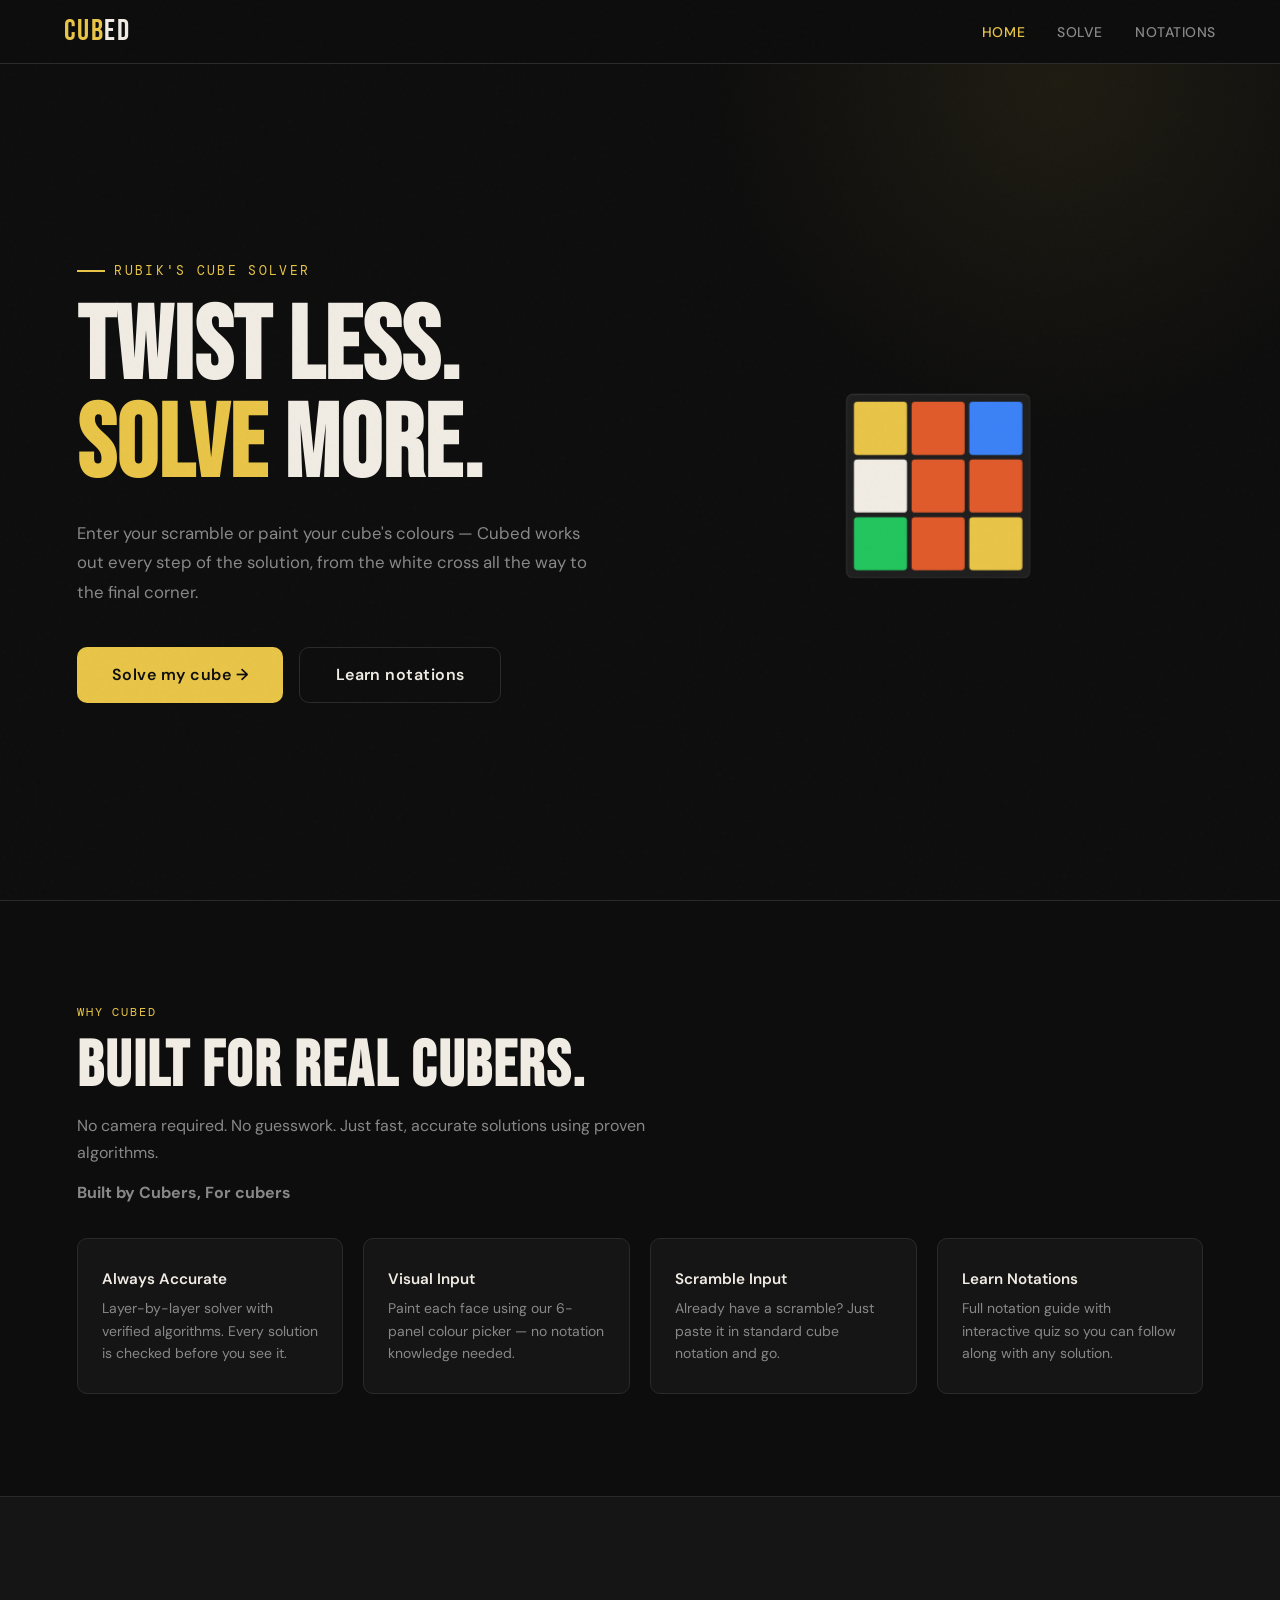
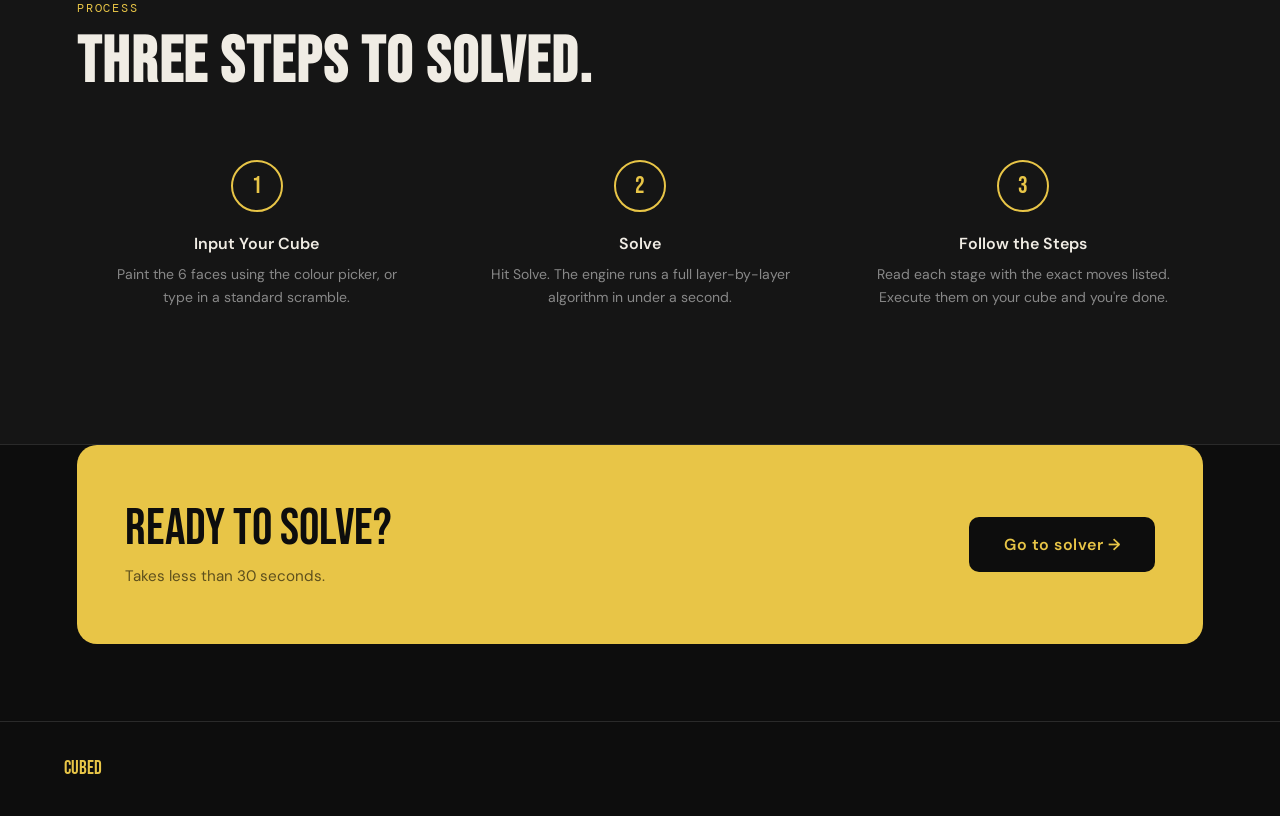
<file: index.html>
<!DOCTYPE html>
<html lang="en">
<head>
  <meta charset="UTF-8" />
  <meta name="viewport" content="width=device-width, initial-scale=1.0" />
  <title>Cubed — Rubik's Cube Solver</title>
  <link rel="stylesheet" href="style.css" />
  <style>
    /* ── HOME-SPECIFIC ─────────────────────────────────────── */
    .hero {
      min-height: calc(100vh - 64px);
      display: grid;
      grid-template-columns: 1fr 1fr;
      align-items: center;
      gap: 4rem;
      padding: clamp(3rem, 8vw, 6rem) clamp(1.5rem, 6vw, 5rem);
      position: relative;
      overflow: hidden;
    }
    .hero::before {
      content: '';
      position: absolute;
      top: -40%; right: -10%;
      width: 700px; height: 700px;
      background: radial-gradient(circle, rgba(232,197,71,.08) 0%, transparent 70%);
      pointer-events: none;
    }
    .hero-eyebrow {
      font-family: var(--font-mono); font-size: .8rem;
      letter-spacing: .18em; text-transform: uppercase;
      color: var(--accent); margin-bottom: 1.2rem;
      display: flex; align-items: center; gap: .6rem;
    }
    .hero-eyebrow::before {
      content: ''; display: inline-block;
      width: 28px; height: 2px; background: var(--accent);
    }
    .hero-title {
      font-family: var(--font-display);
      font-size: clamp(3.5rem, 8vw, 7rem);
      line-height: .95; letter-spacing: .01em;
      margin-bottom: 1.5rem;
    }
    .hero-title em { color: var(--accent); font-style: normal; }
    .hero-sub {
      color: var(--muted); font-size: 1.05rem;
      line-height: 1.75; max-width: 46ch;
      margin-bottom: 2.5rem;
    }
    .hero-cta { display: flex; gap: 1rem; flex-wrap: wrap; }

    /* Cube illustration */
    .hero-visual {
      display: flex; justify-content: center; align-items: center;
    }
    .cube-3d {
      width: 260px; height: 260px;
      position: relative;
      transform-style: preserve-3d;
      animation: rotateCube 12s linear infinite;
    }
    @keyframes rotateCube {
      0%   { transform: rotateX(-20deg) rotateY(0deg); }
      100% { transform: rotateX(-20deg) rotateY(360deg); }
    }
    .cube-3d .c-face {
      position: absolute;
      width: 160px; height: 160px;
      display: grid; grid-template-columns: repeat(3,1fr);
      gap: 4px; padding: 6px;
      background: #1e1e1e;
      border: 1.5px solid rgba(255,255,255,.08);
      border-radius: 6px;
      backface-visibility: hidden;
    }
    .cube-3d .c-face.top    { transform: rotateX(90deg) translateZ(80px); }
    .cube-3d .c-face.front  { transform: translateZ(80px); }
    .cube-3d .c-face.right  { transform: rotateY(90deg) translateZ(80px); }
    .cube-3d .c-face span {
      border-radius: 3px;
      display: block;
    }
    /* Centering all 3 faces */
    .cube-3d { left: 50%; top: 50%; margin-left:-80px; margin-top:-80px; }
    .cube-3d-wrap {
      width:260px; height:260px;
      perspective: 600px; perspective-origin: 50% 40%;
      position: relative;
    }

    /* Feature grid */
    .features-grid {
      display: grid;
      grid-template-columns: repeat(auto-fit, minmax(220px, 1fr));
      gap: 1.25rem;
    }
    .feature-card {
      background: var(--surface);
      border: 1px solid var(--border);
      border-radius: var(--radius);
      padding: 1.75rem 1.5rem;
      transition: border-color .2s, transform .2s;
    }
    .feature-card:hover { border-color: var(--accent); transform: translateY(-3px); }
    .feature-icon {
      font-size: 1.8rem; margin-bottom: 1rem;
      display: block;
    }
    .feature-title {
      font-weight: 600; margin-bottom: .4rem; font-size: .95rem;
    }
    .feature-desc { color: var(--muted); font-size: .875rem; line-height: 1.6; }

    /* How it works */
    .steps-row {
      display: grid;
      grid-template-columns: repeat(auto-fit, minmax(200px, 1fr));
      gap: 1.5rem;
      position: relative;
    }
    .step-card {
      text-align: center; padding: 2rem 1.5rem;
    }
    .step-num {
      width: 52px; height: 52px;
      border: 2px solid var(--accent);
      border-radius: 50%;
      display: flex; align-items: center; justify-content: center;
      font-family: var(--font-display); font-size: 1.5rem;
      color: var(--accent); margin: 0 auto 1.2rem;
    }
    .step-title { font-weight: 600; margin-bottom: .4rem; }
    .step-desc { color: var(--muted); font-size: .875rem; line-height: 1.65; }

    /* Banner */
    .cta-banner {
      margin: 0 clamp(1.5rem, 6vw, 5rem) clamp(3rem, 6vw, 5rem);
      background: var(--accent);
      border-radius: calc(var(--radius)*2);
      padding: 3.5rem 3rem;
      display: flex; align-items: center; justify-content: space-between;
      gap: 2rem; flex-wrap: wrap;
    }
    .cta-banner-title {
      font-family: var(--font-display);
      font-size: clamp(2rem, 4vw, 3.2rem);
      color: #0d0d0d; line-height: 1.1;
    }
    .cta-banner-sub { color: rgba(0,0,0,.6); margin-top: .4rem; font-size: .95rem; }
    .btn-dark { background: #0d0d0d; color: var(--accent); }
    .btn-dark:hover { background: #1e1e1e; }

    @media (max-width: 820px) {
      .hero { grid-template-columns: 1fr; min-height: auto; }
      .hero-visual { display: none; }
    }
    /* Update the existing face styles */
.cube-3d .c-face.top    { transform: rotateX(90deg) translateZ(80px); }
.cube-3d .c-face.front  { transform: translateZ(80px); }
.cube-3d .c-face.right  { transform: rotateY(90deg) translateZ(80px); }

/* Add these new lines for the remaining 3 sides */
.cube-3d .c-face.bottom { transform: rotateX(-90deg) translateZ(80px); }
.cube-3d .c-face.back   { transform: rotateY(180deg) translateZ(80px); }
.cube-3d .c-face.left   { transform: rotateY(-90deg) translateZ(80px); }
  </style>
</head>
<body>

<!-- NAV -->
<nav class="nav">
  <a href="index.html" class="nav-logo">CUB<span>ED</span></a>
  <ul class="nav-links">
    <li><a href="index.html" class="active">Home</a></li>
    <li><a href="solver.html">Solve</a></li>
    <li><a href="notations.html">Notations</a></li>
  </ul>
  <button class="nav-hamburger" aria-label="Menu">
    <span></span><span></span><span></span>
  </button>
</nav>

<!-- HERO -->
<section class="hero">
  <div class="hero-copy">
    <div class="hero-eyebrow">Rubik's Cube Solver</div>
    <h1 class="hero-title">Twist Less.<br><em>Solve</em> More.</h1>
    <p class="hero-sub">
      Enter your scramble or paint your cube's colours — Cubed works out every step of the solution, from the white cross all the way to the final corner.
    </p>
    <div class="hero-cta">
      <a href="solver.html" class="btn btn-primary btn-lg">Solve my cube →</a>
      <a href="notations.html" class="btn btn-ghost btn-lg">Learn notations</a>
    </div>
  </div>

  <div class="hero-visual">
    <div class="cube-3d-wrap">
      <div class="cube-3d">
        <!-- Top face -->
        <div class="c-face top">
          <span style="background:#f0ece4"></span><span style="background:#e8c547"></span><span style="background:#f0ece4"></span>
          <span style="background:#3b82f6"></span><span style="background:#f0ece4"></span><span style="background:#22c55e"></span>
          <span style="background:#f0ece4"></span><span style="background:#e05a2b"></span><span style="background:#f0ece4"></span>
        </div>
        <!-- Front face -->
        <div class="c-face front">
          <span style="background:#e8c547"></span><span style="background:#e05a2b"></span><span style="background:#3b82f6"></span>
          <span style="background:#f0ece4"></span><span style="background:#e05a2b"></span><span style="background:#e05a2b"></span>
          <span style="background:#22c55e"></span><span style="background:#e05a2b"></span><span style="background:#e8c547"></span>
        </div>
        <!-- Right face -->
        <div class="c-face right">
          <span style="background:#22c55e"></span><span style="background:#22c55e"></span><span style="background:#e8c547"></span>
          <span style="background:#e05a2b"></span><span style="background:#22c55e"></span><span style="background:#f0ece4"></span>
          <span style="background:#22c55e"></span><span style="background:#3b82f6"></span><span style="background:#22c55e"></span>
        </div>
        <div class="c-face bottom">
  <span style="background:#e8c547"></span><span style="background:#e8c547"></span><span style="background:#f0ece4"></span>
  <span style="background:#f0ece4"></span><span style="background:#e8c547"></span><span style="background:#e8c547"></span>
  <span style="background:#e8c547"></span><span style="background:#3b82f6"></span><span style="background:#e8c547"></span>
</div>
<div class="c-face back">
  <span style="background:#e03b2b"></span><span style="background:#e03b2b"></span><span style="background:#f0ece4"></span>
  <span style="background:#e03b2b"></span><span style="background:#e03b2b"></span><span style="background:#e03b2b"></span>
  <span style="background:#e8c547"></span><span style="background:#e03b2b"></span><span style="background:#e03b2b"></span>
</div>
<div class="c-face left">
  <span style="background:#3b82f6"></span><span style="background:#e05a2b"></span><span style="background:#3b82f6"></span>
  <span style="background:#3b82f6"></span><span style="background:#3b82f6"></span><span style="background:#f0ece4"></span>
  <span style="background:#e05a2b"></span><span style="background:#3b82f6"></span><span style="background:#3b82f6"></span>
</div>
      </div>
    </div>
  </div>
</section>

<!-- FEATURES -->
<section class="section" style="border-top:1px solid var(--border)">
  <div class="section-label">Why Cubed</div>
  <h2 class="section-title">Built for real cubers.</h2>
  <p class="section-sub">No camera required. No guesswork. Just fast, accurate solutions using proven algorithms.</p>
  <p class="section-sub"><strong>Built by Cubers, For cubers</strong></p>
  <div class="features-grid mt-4">
    <div class="feature-card">
      <div class="feature-title">Always Accurate</div>
      <div class="feature-desc">Layer-by-layer solver with verified algorithms. Every solution is checked before you see it.</div>
    </div>
    <div class="feature-card">
      <div class="feature-title">Visual Input</div>
      <div class="feature-desc">Paint each face using our 6-panel colour picker — no notation knowledge needed.</div>
    </div>
    <div class="feature-card">
      <div class="feature-title">Scramble Input</div>
      <div class="feature-desc">Already have a scramble? Just paste it in standard cube notation and go.</div>
    </div>
    <div class="feature-card">
      <div class="feature-title">Learn Notations</div>
      <div class="feature-desc">Full notation guide with interactive quiz so you can follow along with any solution.</div>
    </div>
  </div>
</section>

<!-- Instructions -->
<section class="section" style="background:var(--surface); border-top:1px solid var(--border); border-bottom:1px solid var(--border);">
  <div class="section-label">Process</div>
  <h2 class="section-title">Three steps to solved.</h2>
  <div class="steps-row mt-4">
    <div class="step-card">
      <div class="step-num">1</div>
      <div class="step-title">Input Your Cube</div>
      <div class="step-desc">Paint the 6 faces using the colour picker, or type in a standard scramble.</div>
    </div>
    <div class="step-card">
      <div class="step-num">2</div>
      <div class="step-title">Solve</div>
      <div class="step-desc">Hit Solve. The engine runs a full layer-by-layer algorithm in under a second.</div>
    </div>
    <div class="step-card">
      <div class="step-num">3</div>
      <div class="step-title">Follow the Steps</div>
      <div class="step-desc">Read each stage with the exact moves listed. Execute them on your cube and you're done.</div>
    </div>
  </div>
</section>

<!-- Call to Action -->
<div class="cta-banner">
  <div>
    <div class="cta-banner-title">Ready to solve?</div>
    <div class="cta-banner-sub">Takes less than 30 seconds.</div>
  </div>
  <a href="solver.html" class="btn btn-dark btn-lg">Go to solver →</a>
</div>

<footer class="footer">
  <span class="footer-logo">CUBED</span>
</footer>

<script>
  document.querySelector('.nav-hamburger')?.addEventListener('click', () => {
    document.querySelector('.nav-links').classList.toggle('open');
  });
</script>
</body>
</html>
</file>
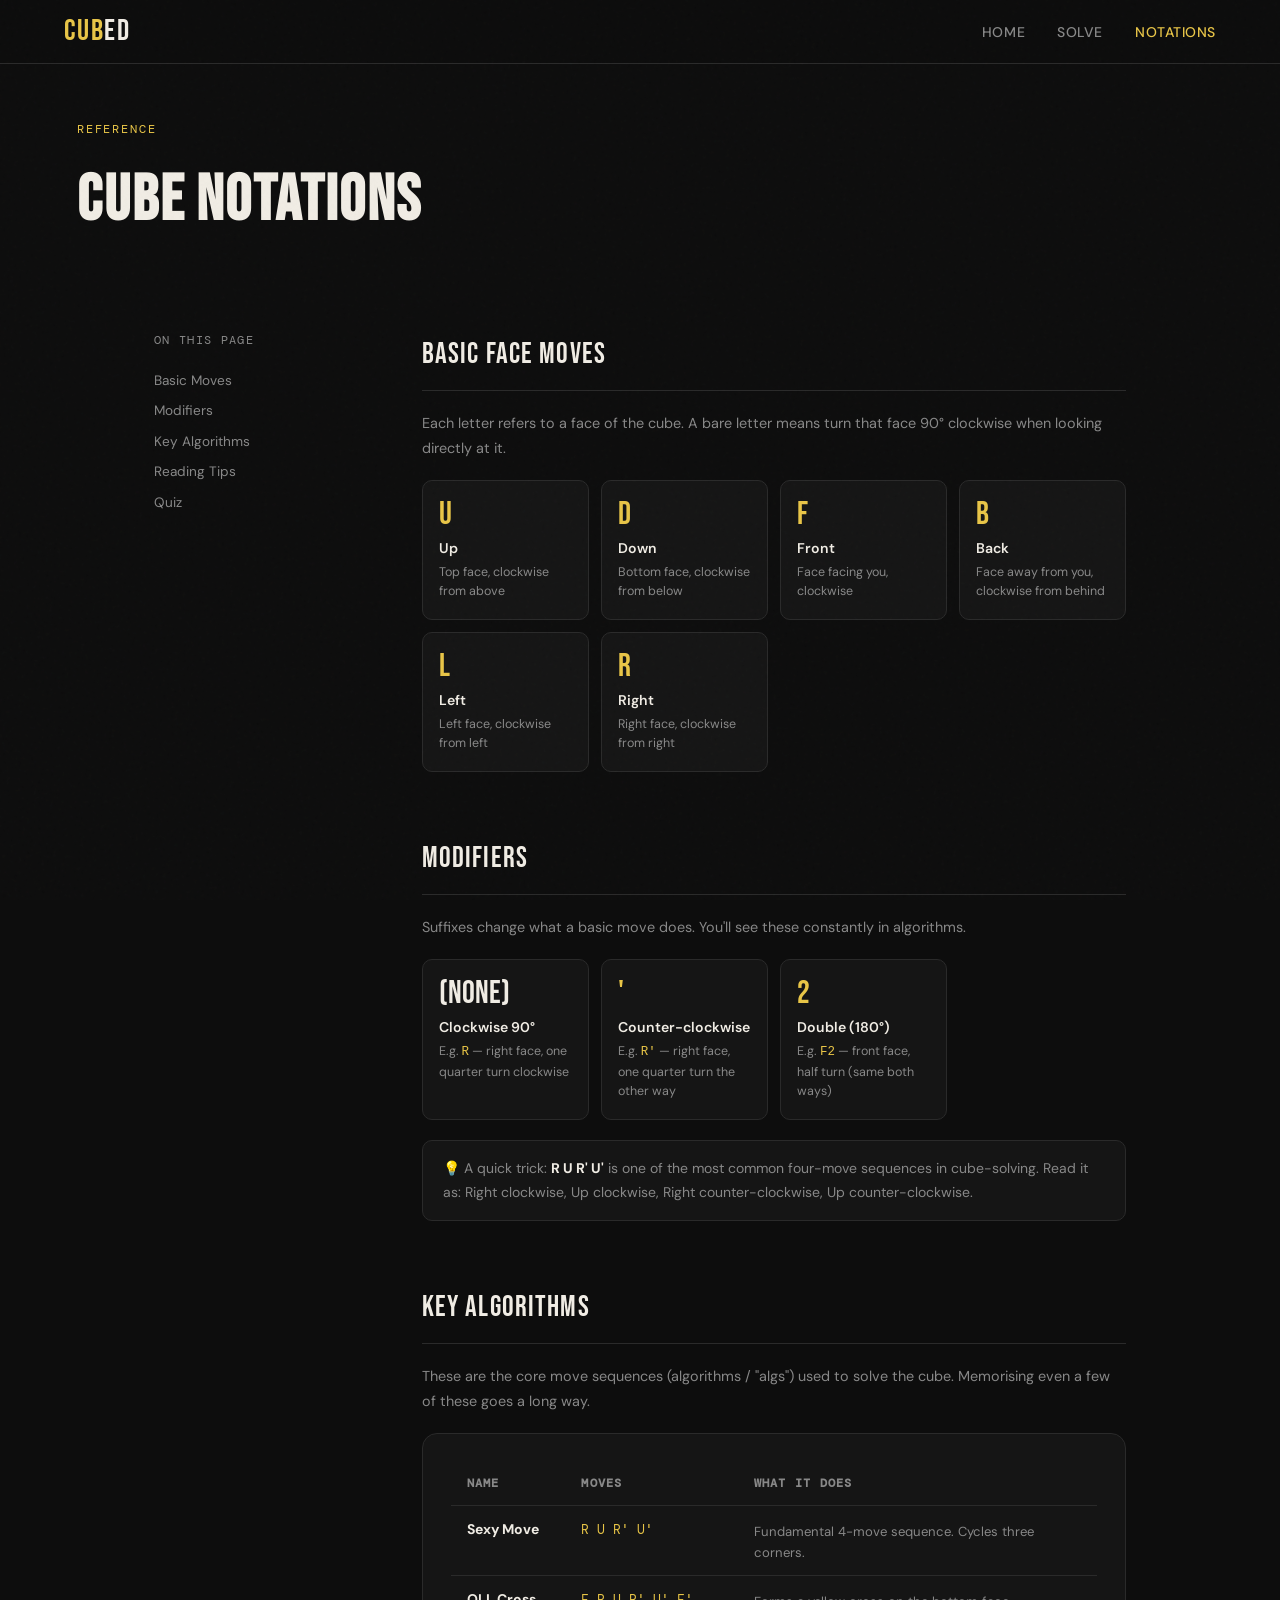
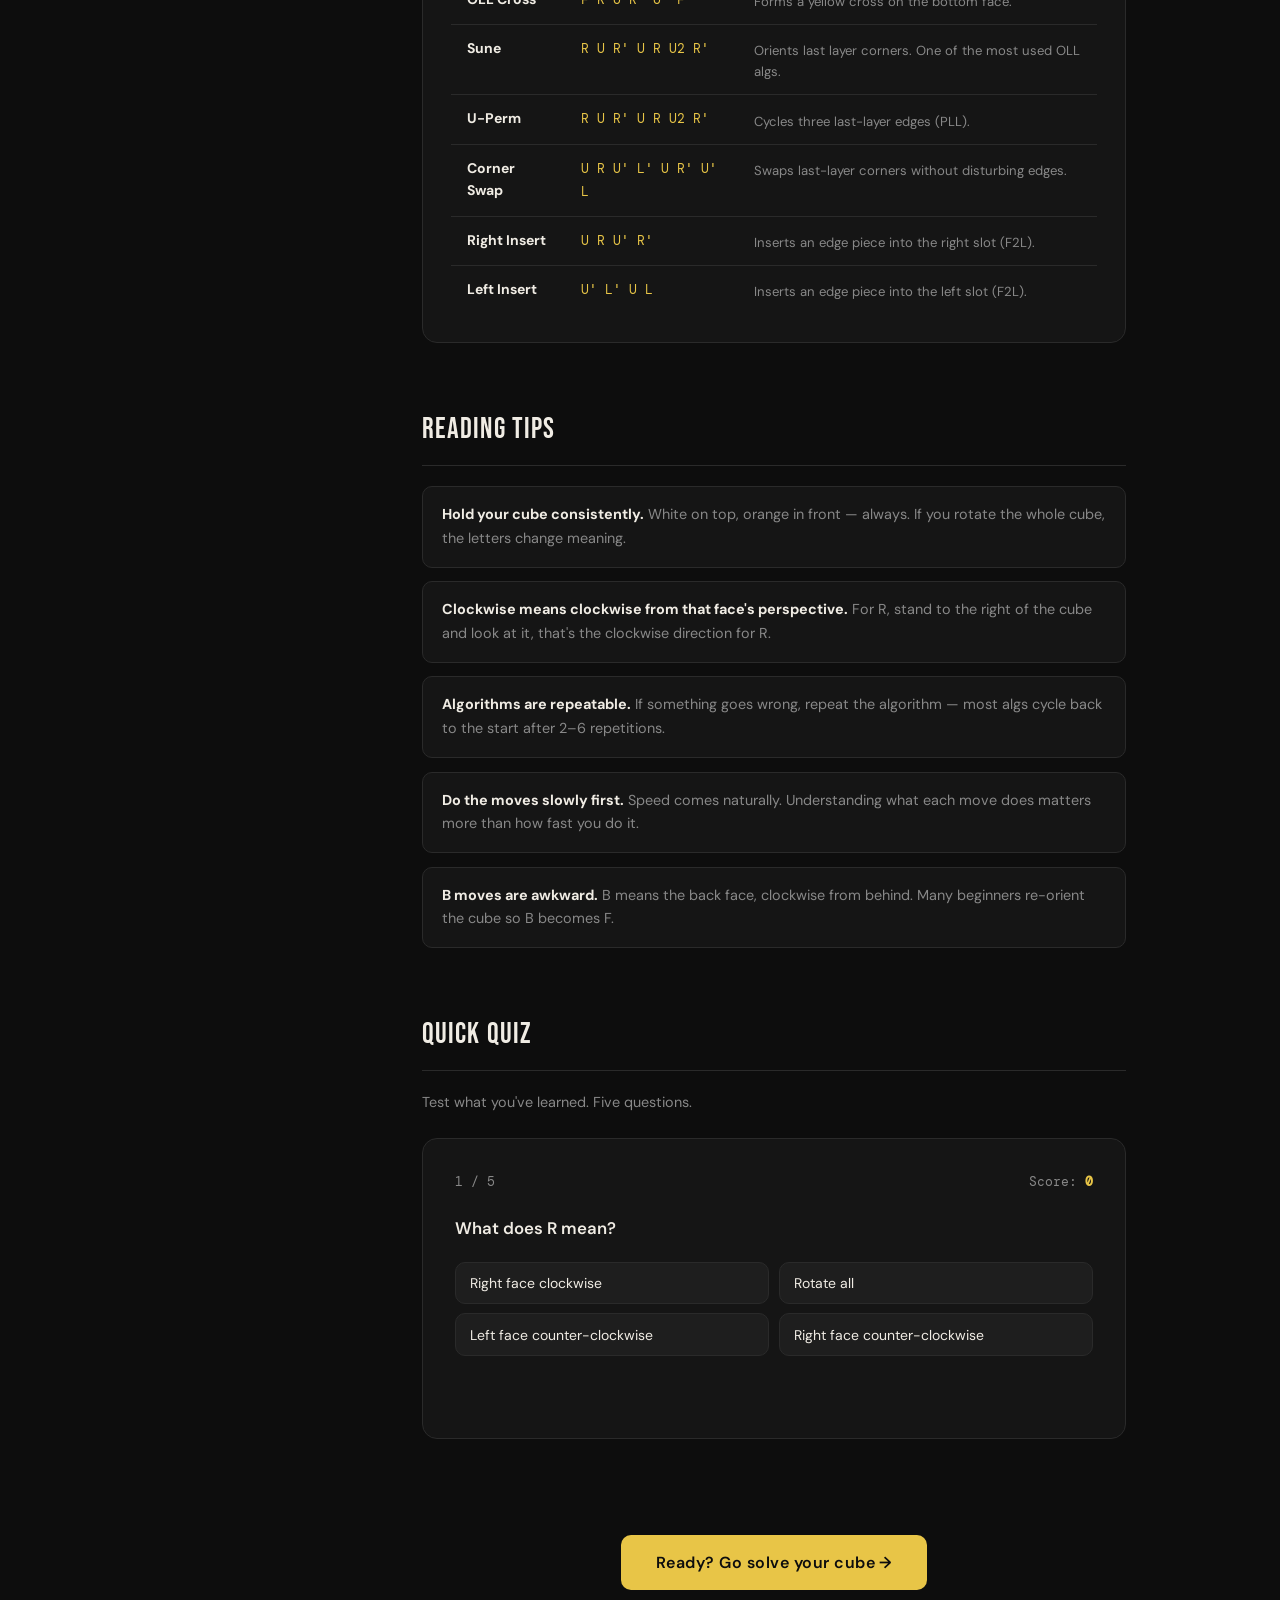
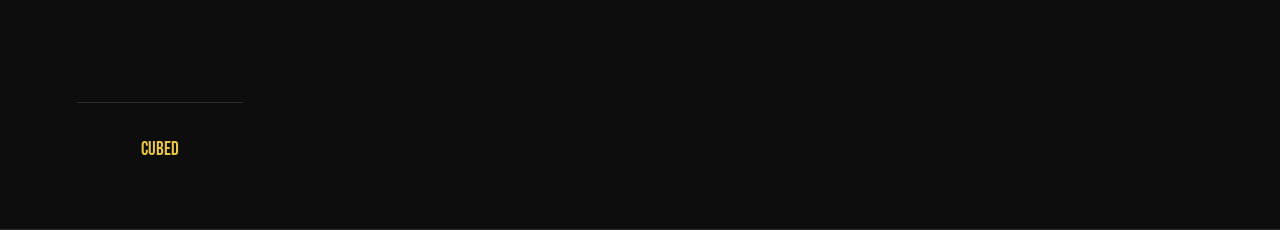
<file: notations.html>
<!DOCTYPE html>
<html lang="en">
<head>
  <meta charset="UTF-8" />
  <meta name="viewport" content="width=device-width, initial-scale=1.0" />
  <title>Notations — Cubed</title>
  <link rel="stylesheet" href="style.css" />
  <style>
    .page-header {
      padding: 3.5rem clamp(1.5rem, 6vw, 5rem) 2rem;
      border-bottom: 1px solid var(--border);
      display: flex; align-items: flex-end; justify-content: space-between;
      gap: 2rem; flex-wrap: wrap;
    }
    .page-header h1 {
      font-family: var(--font-display);
      font-size: clamp(2.4rem,5vw,4rem);
      letter-spacing: .03em;
    }
    .page-nav {
      display: flex; gap: .75rem; flex-wrap: wrap;
    }
    .page-nav a {
      font-size: .8rem; font-family: var(--font-mono);
      color: var(--muted); letter-spacing: .08em;
      transition: color .2s;
    }
    .page-nav a:hover { color: var(--accent); }

    .notations-body {
      padding: 3rem clamp(1.5rem, 6vw, 5rem);
      display: grid;
      grid-template-columns: 220px 1fr;
      gap: 3rem;
      align-items: start;
    }
    @media (max-width: 780px) {
      .notations-body { grid-template-columns: 1fr; }
      .sidebar { display: none; }
    }

    /* Sidebar TOC */
    .sidebar {
      position: sticky; top: 80px;
    }
    .sidebar-title {
      font-size: .72rem; font-family: var(--font-mono);
      letter-spacing: .12em; text-transform: uppercase;
      color: var(--muted); margin-bottom: 1rem;
    }
    .sidebar ul { list-style: none; }
    .sidebar li { margin-bottom: .15rem; }
    .sidebar a {
      font-size: .85rem; color: var(--muted);
      transition: color .2s; display: block; padding: .2rem 0;
    }
    .sidebar a:hover { color: var(--accent); }

    /* Content */
    .notation-section {
      margin-bottom: 4rem;
      scroll-margin-top: 84px;
    }
    .notation-section-title {
      font-family: var(--font-display);
      font-size: 1.8rem; letter-spacing: .04em;
      margin-bottom: 1.25rem;
      padding-bottom: .75rem;
      border-bottom: 1px solid var(--border);
    }

    /* Notation cards grid */
    .notations-grid {
      display: grid;
      grid-template-columns: repeat(auto-fill, minmax(140px, 1fr));
      gap: .75rem;
    }
    .notation-card {
      background: var(--surface);
      border: 1.5px solid var(--border);
      border-radius: var(--radius);
      padding: 1.1rem 1rem;
      cursor: default;
      transition: border-color .2s, transform .2s;
    }
    .notation-card.highlight,
    .notation-card:hover {
      border-color: var(--accent);
      transform: translateY(-2px);
    }
    .notation-badge {
      font-family: var(--font-display);
      font-size: 2rem; color: var(--accent);
      line-height: 1; margin-bottom: .4rem;
    }
    .notation-name {
      font-weight: 600; font-size: .88rem; margin-bottom: .2rem;
    }
    .notation-desc {
      font-size: .78rem; color: var(--muted); line-height: 1.55;
    }

    /* Cube face diagram */
    .face-diagram-wrap {
      display: flex; gap: 2rem; flex-wrap: wrap;
      align-items: flex-start;
    }
    .face-diagram {
      background: var(--surface);
      border: 1px solid var(--border);
      border-radius: var(--radius);
      padding: 1.5rem;
    }
    .face-diagram-title {
      font-size: .78rem; font-family: var(--font-mono);
      letter-spacing: .1em; text-transform: uppercase;
      color: var(--muted); margin-bottom: 1rem; text-align: center;
    }
    .face-diagram-cube {
      display: grid; grid-template-columns: repeat(3, 44px);
      gap: 3px;
    }
    .fdc-cell {
      width: 44px; height: 44px;
      border-radius: 5px;
      border: 1.5px solid rgba(255,255,255,.1);
      display: flex; align-items: center; justify-content: center;
      font-family: var(--font-mono); font-size: .72rem; font-weight: 600;
      color: rgba(0,0,0,.6);
    }

    .tips-list {
      display: flex; flex-direction: column; gap: .85rem;
    }
    .tip-item {
      display: flex; gap: 1rem; align-items: flex-start;
      background: var(--surface); border: 1px solid var(--border);
      border-radius: var(--radius); padding: 1rem 1.2rem;
    }
    .tip-icon {
      font-size: 1.2rem; flex-shrink: 0; margin-top: .1rem;
    }
    .tip-text { font-size: .9rem; color: var(--muted); line-height: 1.65; }
    .tip-text strong { color: var(--text); }

    /* Algo table */
    .algo-table {
      width: 100%; border-collapse: collapse;
    }
    .algo-table th {
      text-align: left; padding: .7rem 1rem;
      font-size: .78rem; font-family: var(--font-mono);
      letter-spacing: .1em; text-transform: uppercase;
      color: var(--muted);
      border-bottom: 1px solid var(--border);
    }
    .algo-table td {
      padding: .75rem 1rem;
      border-bottom: 1px solid var(--border);
      font-size: .875rem; vertical-align: top;
    }
    .algo-table tr:last-child td { border-bottom: none; }
    .algo-table tr:hover td { background: var(--surface2); }
    .algo-moves {
      font-family: var(--font-mono); font-size: .82rem;
      color: var(--accent); line-height: 1.8;
    }
    .algo-desc { color: var(--muted); font-size: .82rem; margin-top: .2rem; }

    /* Quiz */
    .quiz-card {
      background: var(--surface);
      border: 1px solid var(--border);
      border-radius: calc(var(--radius)*1.5);
      padding: 2rem;
    }
    .quiz-header {
      display: flex; justify-content: space-between; align-items: center;
      margin-bottom: 1.5rem;
    }
    .quiz-score-wrap {
      font-family: var(--font-mono); font-size: .82rem;
      color: var(--muted);
    }
    #quiz-score { color: var(--accent); font-weight: bold; }
    #quiz-progress { color: var(--muted); font-size: .8rem; font-family: var(--font-mono); }
    #quiz-question {
      font-weight: 600; font-size: 1.05rem;
      margin-bottom: 1.25rem; line-height: 1.5;
    }
    #quiz-options {
      display: grid; grid-template-columns: 1fr 1fr;
      gap: .6rem; margin-bottom: 1rem;
    }
    @media (max-width: 520px) { #quiz-options { grid-template-columns: 1fr; } }
    .quiz-opt {
      background: var(--surface2);
      border: 1.5px solid var(--border);
      border-radius: var(--radius);
      color: var(--text); padding: .7rem .9rem;
      font-size: .875rem; text-align: left;
      transition: all .15s; cursor: pointer;
    }
    .quiz-opt:hover:not(:disabled) { border-color: var(--accent); color: var(--accent); }
    .quiz-opt.correct { border-color: var(--green); background: rgba(34,197,94,.1); color: var(--green); }
    .quiz-opt.wrong   { border-color: var(--red);   background: rgba(239,68,68,.08);  color: var(--red); }
    .quiz-opt:disabled { cursor: default; }
    .quiz-feedback {
      font-size: .875rem; min-height: 1.4rem;
      margin-bottom: .75rem;
    }
    .quiz-feedback.ok  { color: var(--green); }
    .quiz-feedback.err { color: var(--red); }
    #quiz-next { display: none; }
  </style>
</head>
<body>

<!-- NAV -->
<nav class="nav">
  <a href="index.html" class="nav-logo">CUB<span>ED</span></a>
  <ul class="nav-links">
    <li><a href="index.html">Home</a></li>
    <li><a href="solver.html">Solve</a></li>
    <li><a href="notations.html" class="active">Notations</a></li>
  </ul>
  <button class="nav-hamburger" aria-label="Menu">
    <span></span><span></span><span></span>
  </button>
</nav>

<div class="page-header">
  <div>
    <div class="section-label">Reference</div>
    <h1>Cube Notations</h1>
  </div>

<div class="notations-body">

  <!-- SIDEBAR -->
  <aside class="sidebar">
    <div class="sidebar-title">On this page</div>
    <ul>
      <li><a href="#basics">Basic Moves</a></li>
      <li><a href="#modifiers">Modifiers</a></li>
      <li><a href="#algos">Key Algorithms</a></li>
      <li><a href="#tips">Reading Tips</a></li>
      <li><a href="#quiz">Quiz</a></li>
    </ul>
  </aside>

  <!-- CONTENT -->
  <main>

    <!-- BASICS -->
    <div class="notation-section" id="basics">
      <div class="notation-section-title">Basic Face Moves</div>
      <p class="text-muted" style="margin-bottom:1.25rem; font-size:.9rem; line-height:1.7;">
        Each letter refers to a face of the cube. A bare letter means turn that face 90° clockwise when looking directly at it.
      </p>
      <div class="notations-grid">
        <div class="notation-card">
          <div class="notation-badge">U</div>
          <div class="notation-name">Up</div>
          <div class="notation-desc">Top face, clockwise from above</div>
        </div>
        <div class="notation-card">
          <div class="notation-badge">D</div>
          <div class="notation-name">Down</div>
          <div class="notation-desc">Bottom face, clockwise from below</div>
        </div>
        <div class="notation-card">
          <div class="notation-badge">F</div>
          <div class="notation-name">Front</div>
          <div class="notation-desc">Face facing you, clockwise</div>
        </div>
        <div class="notation-card">
          <div class="notation-badge">B</div>
          <div class="notation-name">Back</div>
          <div class="notation-desc">Face away from you, clockwise from behind</div>
        </div>
        <div class="notation-card">
          <div class="notation-badge">L</div>
          <div class="notation-name">Left</div>
          <div class="notation-desc">Left face, clockwise from left</div>
        </div>
        <div class="notation-card">
          <div class="notation-badge">R</div>
          <div class="notation-name">Right</div>
          <div class="notation-desc">Right face, clockwise from right</div>
        </div>
      </div>
    </div>

    <!-- MODIFIERS -->
    <div class="notation-section" id="modifiers">
      <div class="notation-section-title">Modifiers</div>
      <p class="text-muted" style="margin-bottom:1.25rem; font-size:.9rem; line-height:1.7;">
        Suffixes change what a basic move does. You'll see these constantly in algorithms.
      </p>
      <div class="notations-grid">
        <div class="notation-card">
          <div class="notation-badge" style="color:var(--text)">(none)</div>
          <div class="notation-name">Clockwise 90°</div>
          <div class="notation-desc">E.g. <code style="color:var(--accent)">R</code> — right face, one quarter turn clockwise</div>
        </div>
        <div class="notation-card">
          <div class="notation-badge">'</div>
          <div class="notation-name">Counter-clockwise</div>
          <div class="notation-desc">E.g. <code style="color:var(--accent)">R'</code> — right face, one quarter turn the other way</div>
        </div>
        <div class="notation-card">
          <div class="notation-badge">2</div>
          <div class="notation-name">Double (180°)</div>
          <div class="notation-desc">E.g. <code style="color:var(--accent)">F2</code> — front face, half turn (same both ways)</div>
        </div>
      </div>
      <div style="margin-top:1.25rem; background:var(--surface); border:1px solid var(--border); border-radius:var(--radius); padding:1rem 1.25rem; font-size:.875rem; color:var(--muted); line-height:1.7;">
        💡 A quick trick: <strong style="color:var(--text)">R U R' U'</strong> is one of the most common four-move sequences in cube-solving. Read it as: Right clockwise, Up clockwise, Right counter-clockwise, Up counter-clockwise.
      </div>
    </div>

    <!-- ALGORITHMS -->
    <div class="notation-section" id="algos">
      <div class="notation-section-title">Key Algorithms</div>
      <p class="text-muted" style="margin-bottom:1.25rem; font-size:.9rem; line-height:1.7;">
        These are the core move sequences (algorithms / "algs") used to solve the cube. Memorising even a few of these goes a long way.
      </p>
      <div class="card" style="overflow-x:auto;">
        <table class="algo-table">
          <thead>
            <tr>
              <th>Name</th>
              <th>Moves</th>
              <th>What it does</th>
            </tr>
          </thead>
          <tbody>
            <tr>
              <td><strong>Sexy Move</strong></td>
              <td><div class="algo-moves">R U R' U'</div></td>
              <td><div class="algo-desc">Fundamental 4-move sequence. Cycles three corners.</div></td>
            </tr>
            <tr>
              <td><strong>OLL Cross</strong></td>
              <td><div class="algo-moves">F R U R' U' F'</div></td>
              <td><div class="algo-desc">Forms a yellow cross on the bottom face.</div></td>
            </tr>
            <tr>
              <td><strong>Sune</strong></td>
              <td><div class="algo-moves">R U R' U R U2 R'</div></td>
              <td><div class="algo-desc">Orients last layer corners. One of the most used OLL algs.</div></td>
            </tr>
            <tr>
              <td><strong>U-Perm</strong></td>
              <td><div class="algo-moves">R U R' U R U2 R'</div></td>
              <td><div class="algo-desc">Cycles three last-layer edges (PLL).</div></td>
            </tr>
            <tr>
              <td><strong>Corner Swap</strong></td>
              <td><div class="algo-moves">U R U' L' U R' U' L</div></td>
              <td><div class="algo-desc">Swaps last-layer corners without disturbing edges.</div></td>
            </tr>
            <tr>
              <td><strong>Right Insert</strong></td>
              <td><div class="algo-moves">U R U' R'</div></td>
              <td><div class="algo-desc">Inserts an edge piece into the right slot (F2L).</div></td>
            </tr>
            <tr>
              <td><strong>Left Insert</strong></td>
              <td><div class="algo-moves">U' L' U L</div></td>
              <td><div class="algo-desc">Inserts an edge piece into the left slot (F2L).</div></td>
            </tr>
          </tbody>
        </table>
      </div>
    </div>

    <!-- TIPS -->
    <div class="notation-section" id="tips">
      <div class="notation-section-title">Reading Tips</div>
      <div class="tips-list">
        <div class="tip-item">
          <div class="tip-text"><strong>Hold your cube consistently.</strong> White on top, orange in front — always. If you rotate the whole cube, the letters change meaning.</div>
        </div>
        <div class="tip-item">
          <div class="tip-text"><strong>Clockwise means clockwise from that face's perspective.</strong> For R, stand to the right of the cube and look at it, that's the clockwise direction for R.</div>
        </div>
        <div class="tip-item">
          <div class="tip-text"><strong>Algorithms are repeatable.</strong> If something goes wrong, repeat the algorithm — most algs cycle back to the start after 2–6 repetitions.</div>
        </div>
        <div class="tip-item">
          <div class="tip-text"><strong>Do the moves slowly first.</strong> Speed comes naturally. Understanding what each move does matters more than how fast you do it.</div>
        </div>
        <div class="tip-item">
          <div class="tip-text"><strong>B moves are awkward.</strong> B means the back face, clockwise from behind. Many beginners re-orient the cube so B becomes F.</div>
        </div>
      </div>
    </div>

    <!-- QUIZ -->
    <div class="notation-section" id="quiz">
      <div class="notation-section-title">Quick Quiz</div>
      <p class="text-muted" style="margin-bottom:1.5rem; font-size:.9rem;">Test what you've learned. Five questions.</p>
      <div class="quiz-card">
        <div class="quiz-header">
          <div id="quiz-progress" style="font-family:var(--font-mono);font-size:.8rem;color:var(--muted)">1 / 5</div>
          <div class="quiz-score-wrap">Score: <span id="quiz-score">0</span></div>
        </div>
        <div id="quiz-question"></div>
        <div id="quiz-options"></div>
        <div id="quiz-feedback" class="quiz-feedback"></div>
        <button id="quiz-next" class="btn btn-primary">Next →</button>
      </div>
    </div>

    <!-- GO SOLVE CTA -->
    <div style="text-align:center; padding:2rem 0;">
      <a href="solver.html" class="btn btn-primary btn-lg">Ready? Go solve your cube →</a>
    </div>

  </main>
</div>

<!-- FOOTER -->
<footer class="footer">
  <span class="footer-logo">CUBED</span>
</footer>

<script src="notations.js"></script>
</body>
</html>
</file>
<file: style.css>
@import url('https://fonts.googleapis.com/css2?family=Bebas+Neue&family=DM+Sans:ital,opsz,wght@0,9..40,300;0,9..40,400;0,9..40,500;0,9..40,600;1,9..40,300&family=DM+Mono:wght@400;500&display=swap');

/* ── TOKENS ─────────────────────────────────────────────── */
:root {
  --bg:        #0d0d0d;
  --surface:   #151515;
  --surface2:  #1e1e1e;
  --border:    #2a2a2a;
  --text:      #f0ece4;
  --muted:     #888;
  --accent:    #e8c547;       /* warm yellow — cube yellow face */
  --accent2:   #e05a2b;       /* orange */
  --accent3:   #3b82f6;       /* blue */
  --green:     #22c55e;
  --red:       #ef4444;
  --white:     #ffffff;

  /* cube face colours */
  --U: #f0ece4;   /* white */
  --D: #e8c547;   /* yellow */
  --F: #e05a2b;   /* orange/red */
  --B: #e05a2b;   /* keep consistent */
  --L: #3b82f6;   /* blue */
  --R: #22c55e;   /* green */

  --radius: 10px;
  --font-display: 'Bebas Neue', sans-serif;
  --font-body:    'DM Sans', sans-serif;
  --font-mono:    'DM Mono', monospace;
}

/* ── RESET ──────────────────────────────────────────────── */
*, *::before, *::after { box-sizing: border-box; margin: 0; padding: 0; }
html { scroll-behavior: smooth; }
body {
  background: var(--bg);
  color: var(--text);
  font-family: var(--font-body);
  font-size: 16px;
  line-height: 1.6;
  min-height: 100vh;
  overflow-x: hidden;
}
a { color: inherit; text-decoration: none; }
img { display: block; max-width: 100%; }
button { cursor: pointer; font-family: var(--font-body); border: none; background: none; }

/* ── NOISE OVERLAY ──────────────────────────────────────── */
body::before {
  content: '';
  position: fixed; inset: 0; z-index: 9999;
  background-image: url("data:image/svg+xml,%3Csvg viewBox='0 0 256 256' xmlns='http://www.w3.org/2000/svg'%3E%3Cfilter id='n'%3E%3CfeTurbulence type='fractalNoise' baseFrequency='0.9' numOctaves='4' stitchTiles='stitch'/%3E%3C/filter%3E%3Crect width='100%25' height='100%25' filter='url(%23n)' opacity='0.04'/%3E%3C/svg%3E");
  pointer-events: none; opacity: .5;
}

/* ── NAV ─────────────────────────────────────────────────── */
.nav {
  position: sticky; top: 0; z-index: 100;
  display: flex; align-items: center; justify-content: space-between;
  padding: 0 clamp(1.5rem, 5vw, 4rem);
  height: 64px;
  background: rgba(13,13,13,.88);
  backdrop-filter: blur(16px);
  border-bottom: 1px solid var(--border);
}
.nav-logo {
  font-family: var(--font-display);
  font-size: 1.9rem;
  letter-spacing: .06em;
  color: var(--accent);
}
.nav-logo span { color: var(--text); }
.nav-links { display: flex; gap: 2rem; list-style: none; }
.nav-links a {
  font-size: .875rem;
  font-weight: 500;
  letter-spacing: .04em;
  color: var(--muted);
  transition: color .2s;
  text-transform: uppercase;
}
.nav-links a:hover,
.nav-links a.active { color: var(--accent); }

.nav-hamburger { display: none; flex-direction: column; gap: 5px; padding: 4px; }
.nav-hamburger span { display: block; width: 24px; height: 2px; background: var(--text); border-radius: 2px; transition: .3s; }

@media (max-width: 680px) {
  .nav-hamburger { display: flex; }
  .nav-links {
    display: none; flex-direction: column; position: absolute;
    top: 64px; left: 0; right: 0; background: var(--surface);
    padding: 1.5rem 2rem; border-bottom: 1px solid var(--border);
    gap: 1.25rem;
  }
  .nav-links.open { display: flex; }
}

/* ── BUTTONS ─────────────────────────────────────────────── */
.btn {
  display: inline-flex; align-items: center; gap: .5rem;
  padding: .7rem 1.6rem;
  border-radius: var(--radius);
  font-weight: 600; font-size: .9rem; letter-spacing: .03em;
  transition: all .2s;
}
.btn-primary {
  background: var(--accent); color: #0d0d0d;
}
.btn-primary:hover { background: #f5d45c; transform: translateY(-1px); }
.btn-ghost {
  border: 1.5px solid var(--border); color: var(--text);
}
.btn-ghost:hover { border-color: var(--accent); color: var(--accent); }
.btn-danger {
  background: var(--red); color: #fff;
}
.btn-danger:hover { background: #dc2626; }
.btn-lg { padding: .9rem 2.2rem; font-size: 1rem; }

/* ── SECTION WRAPPER ─────────────────────────────────────── */
.section { padding: clamp(3rem, 8vw, 7rem) clamp(1.5rem, 6vw, 5rem); }
.section-label {
  font-family: var(--font-mono); font-size: .78rem;
  letter-spacing: .15em; text-transform: uppercase;
  color: var(--accent); margin-bottom: .6rem;
}
.section-title {
  font-family: var(--font-display); font-size: clamp(2.2rem, 5vw, 4rem);
  letter-spacing: .03em; line-height: 1.05;
}
.section-sub { color: var(--muted); max-width: 54ch; line-height: 1.7; margin-top: .75rem; }

/* ── CARD ────────────────────────────────────────────────── */
.card {
  background: var(--surface); border: 1px solid var(--border);
  border-radius: calc(var(--radius) * 1.5); padding: 1.75rem;
}

/* ── CHIP / BADGE ────────────────────────────────────────── */
.chip {
  display: inline-block; padding: .25rem .75rem;
  background: var(--surface2); border: 1px solid var(--border);
  border-radius: 999px; font-size: .78rem; font-family: var(--font-mono);
  color: var(--muted);
}

/* ── FOOTER ──────────────────────────────────────────────── */
.footer {
  border-top: 1px solid var(--border);
  padding: 2rem clamp(1.5rem, 5vw, 4rem);
  display: flex; justify-content: space-between; align-items: center;
  flex-wrap: wrap; gap: 1rem;
  color: var(--muted); font-size: .82rem;
}
.footer-logo { font-family: var(--font-display); font-size: 1.2rem; color: var(--accent); }

/* ── UTILITY ─────────────────────────────────────────────── */
.flex { display: flex; }
.grid { display: grid; }
.gap-1 { gap: .5rem; }
.gap-2 { gap: 1rem; }
.gap-3 { gap: 1.5rem; }
.gap-4 { gap: 2rem; }
.mt-1 { margin-top: .5rem; }
.mt-2 { margin-top: 1rem; }
.mt-3 { margin-top: 1.5rem; }
.mt-4 { margin-top: 2rem; }
.text-center { text-align: center; }
.text-muted { color: var(--muted); }
.text-accent { color: var(--accent); }
.text-mono { font-family: var(--font-mono); }
.w-full { width: 100%; }
</file>
